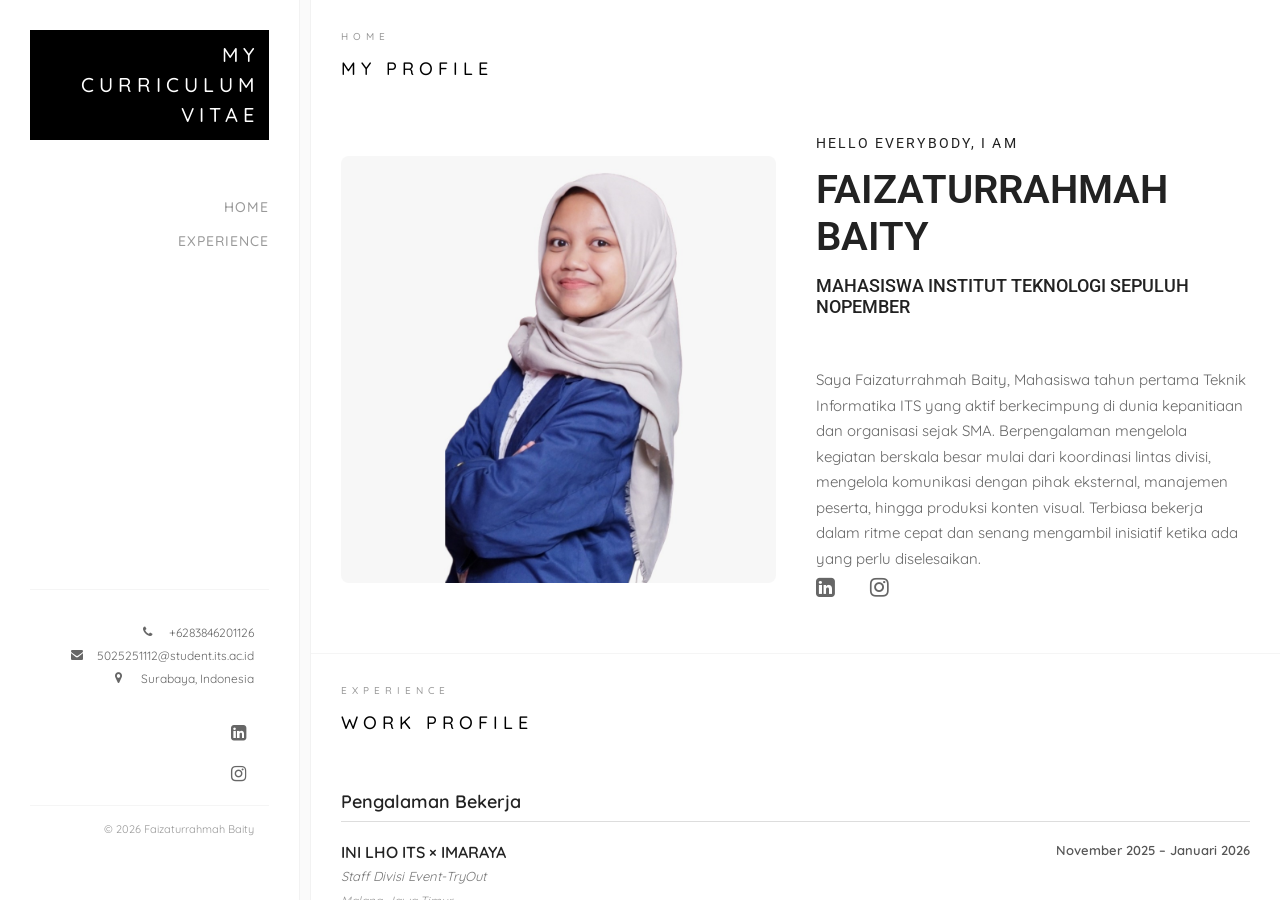
<file: faiza/index.html>
<!DOCTYPE html>
<html lang="id">
<head>
	<meta charset="UTF-8">
	<meta name="viewport" content="width=device-width, initial-scale=1.0">
	<title>Faizaturrahmah Baity - Curriculum Vitae</title>
	<link href="https://stackpath.bootstrapcdn.com/font-awesome/4.7.0/css/font-awesome.min.css" rel="stylesheet">
	<style>
@charset "utf-8";
@import url('https://fonts.googleapis.com/css?family=Quicksand:300,400,500,700');
@import url('https://fonts.googleapis.com/css?family=Roboto');

/*=============================================
CSS STRUCTURE
- Reset & Base Styles
- Typography
- Spacing Utilities
- Display & Layout
- Layout Components (Wrapper, Container, Sidebar, Main)
- Navigation
- Profile Section
- CV Sections
- Footer
- Responsive
============================================*/

/* ============================================
   RESET & BASE STYLES
============================================ */
* {
	margin: 0;
	padding: 0;
	box-sizing: border-box;
}

html {
	height: 100%;
	scroll-behavior: smooth;
}

body {
	height: 100%;
	font-family: 'Quicksand', sans-serif;
	color: rgba(0, 0, 0, 0.6);
	box-sizing: border-box;
	font-size: 14px;
	overflow: hidden;
	background: #fafafa;
}

/* ============================================
   TYPOGRAPHY
============================================ */
h1, h2, h3, h4, h5, h6 {
	color: #000;
	font-family: "Quicksand", Arial, sans-serif;
	font-weight: 400;
	margin: 0 0 30px 0;
}

label {
	padding: 0;
	margin: 0;
}

ul, li, ol {
	padding: 0;
	margin: 0;
}

li {
	list-style: none;
}

p {
	margin-bottom: 1.5em;
	line-height: 1.6;
}

a, img {
	outline: none;
	text-decoration: none;
}

a {
	color: inherit;
	-webkit-transition: 0.3s ease;
	-o-transition: 0.3s ease;
	transition: 0.3s ease;
}

input::-moz-focus-inner {
	border: 0;
}

img {
	max-width: 100%;
	height: auto;
	vertical-align: bottom;
}

input, select, textarea, button {
	font-family: 'Quicksand', sans-serif;
}

input:focus, select:focus, textarea:focus, button:focus {
	outline: 0;
}

i.material-icons {
	font-size: inherit;
	line-height: inherit;
}

/* ============================================
   TEXT UTILITIES
============================================ */
.t-title-size {
	font-size: 18px;
}

.t-bold {
	font-weight: 600;
}

.t-normal {
	font-weight: normal;
}

.t-center {
	text-align: center;
}

.t-right {
	text-align: right;
}

.sm-text {
	letter-spacing: 2.1px;
	font-weight: normal;
	color: #222222;
	font-size: 14px;
	font-family: "Roboto", sans-serif;
	text-transform: uppercase;
}

.name {
	font-size: 40px;
	text-transform: uppercase;
	margin: 15px 0px;
	color: #222222;
	font-family: "Roboto", sans-serif;
	font-weight: 600;
}

.role {
	font-size: 18px;
	font-weight: 500;
	font-family: "Roboto", sans-serif;
	text-transform: uppercase;
	margin-bottom: 20px;
	color: #222222;
}

.text {
	font-size: 15px;
	line-height: 1.7;
}

/* ============================================
   PADDING UTILITIES
============================================ */
.p-5 { padding: 5px; }
.p-10 { padding: 10px; }
.p-15 { padding: 15px; }
.p-20 { padding: 20px; }
.p-25 { padding: 25px; }
.p-30 { padding: 30px; }
.p-35 { padding: 35px; }
.p-40 { padding: 40px; }
.p-45 { padding: 45px; }
.p-50 { padding: 50px; }

.p-right5 { padding-right: 5px; }
.p-right10 { padding-right: 10px; }
.p-right15 { padding-right: 15px; }
.p-right20 { padding-right: 20px; }
.p-right25 { padding-right: 25px; }
.p-right30 { padding-right: 30px; }

.p-left5 { padding-left: 5px; }
.p-left10 { padding-left: 10px; }
.p-left15 { padding-left: 15px; }
.p-left20 { padding-left: 20px; }
.p-left25 { padding-left: 25px; }
.p-left30 { padding-left: 30px; }

/* ============================================
   MARGIN UTILITIES
============================================ */
.m-5 { margin: 5px; }
.m-10 { margin: 10px; }
.m-15 { margin: 15px; }
.m-20 { margin: 20px; }
.m-25 { margin: 25px; }
.m-30 { margin: 30px; }
.m-35 { margin: 35px; }
.m-40 { margin: 40px; }
.m-45 { margin: 45px; }
.m-50 { margin: 50px; }

/* ============================================
   DISPLAY & FLEXBOX UTILITIES
============================================ */
.d-flex {
	display: flex;
}

.d-flex-align-center {
	display: flex;
	align-items: center;
	flex-direction: row;
}

.d-flex-align-center-column {
	display: flex;
	align-items: center;
	flex-direction: column;
}

.flex-1 {
	flex: 1;
}

.flex-2 {
	flex: 2;
}

/* ============================================
   SCROLLBAR STYLING
============================================ */
::-webkit-scrollbar-track {
	-webkit-box-shadow: inset 0 0 6px rgba(0, 0, 0, 0.3);
	background-color: #F5F5F5;
}

::-webkit-scrollbar {
	width: 5px;
	height: 5px;
	background-color: #F5F5F5;
}

::-webkit-scrollbar-thumb {
	-webkit-box-shadow: inset 0 0 6px rgba(0, 0, 0, .3);
	background-color: #777;
}

/* ============================================
   LAYOUT COMPONENTS
============================================ */
.wrapper {
	width: 100%;
	height: 100%;
}

.container {
	height: 100%;
	display: flex;
	flex-direction: row;
}

.left-content {
	width: 300px;
	overflow-y: auto;
	height: 100%;
	background: #fff;
	border-right: 1px solid rgba(221, 221, 221, 0.38);
	display: flex;
	flex-direction: column;
}

.main-content {
	flex: 1;
	overflow-y: auto;
	margin-left: 10px;
	background: #fff;
	border-left: 1px solid rgba(221, 221, 221, 0.38);
}

/* ============================================
   LOGO & BRANDING
============================================ */
.logo {
	display: flex;
	justify-content: flex-end;
}

.logo a {
	color: #fff;
	text-align: right;
	background: #000;
	display: flex;
	flex-direction: column;
	padding: 10px;
	font-size: 20px;
	text-transform: uppercase;
	letter-spacing: 5px;
	line-height: 30px;
	font-weight: 500;
	cursor: pointer;
	transition: all 0.3s ease;
}

.logo a:hover {
	background: #222;
}

/* ============================================
   NAVIGATION
============================================ */
.nav {
	flex: 1;
	margin: 50px 0px;
}

.nav ul li,
.nav ul li a {
	display: flex;
	justify-content: flex-end;
}

.nav ul li a {
	padding: 8px 0px;
	text-transform: uppercase;
	color: rgba(0, 0, 0, 0.4);
	letter-spacing: 1px;
	font-weight: 500;
	position: relative;
	transition: color 0.3s ease;
}

.nav ul li a:hover {
	color: #000;
}

.nav ul li a:after {
	content: "";
	width: 0;
	height: 1px;
	background: #000;
	position: absolute;
	bottom: 5px;
	left: 0;
	right: 0;
	transform: scaleX(0);
	transform-origin: right;
	transition: transform 0.3s cubic-bezier(0.175, 0.885, 0.32, 1.275);
}

.nav ul li a:hover:after {
	transform: scaleX(1);
	transform-origin: left;
}

/* ============================================
   PROFILE SECTION
============================================ */
.section-profile {
	border-bottom: 1px solid rgba(221, 221, 221, 0.3);
	padding-bottom: 50px !important;
}

.profile-content {
	gap: 40px;
}

.profile-image {
	flex: 1;
}

.profile-image img {
	width: 100%;
	border-radius: 8px;
}

.profile-details {
	flex: 1;
	display: flex;
	flex-direction: column;
	justify-content: center;
}

.pro-details {
	margin-bottom: 30px;
}

.pr-list {
	margin: 30px 0px;
}

.pr-list ul li {
	margin-bottom: 8px;
	display: flex;
	align-items: center;
	gap: 10px;
}

.pr-list ul li i {
	width: 18px;
	color: #000;
}

/* ============================================
   SOCIAL ICONS
============================================ */
.social-icons-head ul {
	display: flex;
	gap: 15px;
}

.social-icons-head ul li a {
	padding: 5px 10px;
	font-size: 22px;
	display: flex;
	align-items: center;
	justify-content: center;
	transition: all 0.3s ease;
}

.social-icons-head ul li:nth-child(1) a {
	padding-left: 0;
}

.social-icons-head ul li a:hover {
	color: #000;
	transform: scale(1.2) translateY(-5px);
}

/* ============================================
   SECTION HEADERS
============================================ */
.sec-title {
	margin-bottom: 50px;
}

.pg-title {
	font-size: 18px;
	font-weight: 500;
	text-transform: uppercase;
	letter-spacing: 5px;
	line-height: 1.8;
	color: #000;
}

.pg-sub-title {
	margin-bottom: 10px;
	display: block;
	font-size: 10px;
	text-transform: uppercase;
	color: #999999;
	font-weight: 500;
	letter-spacing: 5px;
}

/* ============================================
   CV SECTIONS
============================================ */
.cv-section {
	margin-top: 35px;
}

.cv-section h2 {
	font-size: 18px;
	font-weight: 600;
	color: #222;
	border-bottom: 1px solid #ddd;
	padding-bottom: 8px;
	margin-bottom: 20px;
}

.experience-item {
	margin-bottom: 30px;
}

.experience-header {
	display: flex;
	justify-content: space-between;
	align-items: flex-start;
	gap: 20px;
	margin-bottom: 8px;
}

.experience-header h3 {
	font-size: 16px;
	font-weight: 600;
	margin: 0 0 5px 0;
	color: #222;
}

.experience-header span {
	font-size: 13px;
	color: #777;
	font-style: italic;
}

.experience-date {
	font-size: 13px;
	font-weight: 600;
	color: #555;
	white-space: nowrap;
	text-align: right;
}

.experience-location {
	font-size: 12px;
	color: #999;
	margin-bottom: 12px;
	font-style: italic;
}

.experience-item ul {
	margin-top: 12px;
	padding-left: 20px;
	list-style: disc;
}

.experience-item li {
	font-size: 14px;
	line-height: 1.7;
	color: #555;
	margin-bottom: 8px;
}

.simple-list {
	margin-top: 15px;
	padding-left: 20px;
}

.simple-list li {
	font-size: 14px;
	line-height: 1.8;
	color: #555;
	margin-bottom: 15px;
}

.simple-list strong {
	color: #222;
	font-weight: 600;
}

/* ============================================
   FOOTER
============================================ */
.left-footer {
	color: rgba(0, 0, 0, 0.6);
	display: flex;
	flex-direction: column;
	justify-content: flex-end;
	border-top: 1px solid rgba(221, 221, 221, 0.3);
	padding-top: 20px;
}

.foot-contact ul {
	display: flex;
	flex-direction: column;
	gap: 8px;
}

.foot-contact ul li {
	display: flex;
	justify-content: flex-end;
	align-items: center;
	gap: 10px;
	font-size: 12px;
}

.foot-contact ul li i {
	width: 16px;
}

.social-icons ul {
	display: flex;
	flex-direction: column;
	gap: 8px;
}

.social-icons ul li {
	display: flex;
	justify-content: flex-end;
}

.social-icons ul li a {
	padding: 5px 8px;
	font-size: 18px;
	transition: all 0.3s ease;
}

.social-icons ul li a:hover {
	color: #000;
	transform: scale(1.2) translateY(-3px);
}

.copy-rights {
	display: flex;
	justify-content: flex-end;
	border-top: 1px solid rgba(221, 221, 221, 0.3);
	padding-top: 15px;
	color: #999;
}

/* ============================================
   RESPONSIVE DESIGN
============================================ */
@media screen and (max-width: 768px) {
	.container {
		flex-direction: column;
	}

	.left-content {
		width: 100%;
		height: auto;
		border-right: none;
		border-bottom: 1px solid rgba(221, 221, 221, 0.38);
	}

	.main-content {
		margin-left: 0;
		border-left: none;
	}

	.profile-content {
		flex-direction: column;
		gap: 20px;
	}

	.experience-header {
		flex-direction: column;
		gap: 5px;
	}

	.experience-date {
		text-align: left;
	}

	.nav ul li,
	.nav ul li a {
		justify-content: flex-start;
	}

	.foot-contact ul,
	.social-icons ul,
	.copy-rights {
		justify-content: flex-start;
	}

	.name {
		font-size: 32px;
	}

	.role {
		font-size: 16px;
	}

	.experience-header h3 {
		font-size: 15px;
	}

	.experience-item li,
	.simple-list li {
		font-size: 13px;
	}

	.p-30 {
		padding: 20px;
	}
}

@media screen and (max-width: 480px) {
	.name {
		font-size: 28px;
	}

	.role {
		font-size: 14px;
	}

	.sm-text {
		font-size: 12px;
	}

	.pg-title {
		font-size: 16px;
		letter-spacing: 3px;
	}

	.text {
		font-size: 14px;
	}

	.experience-header h3 {
		font-size: 14px;
	}

	.cv-section h2 {
		font-size: 16px;
	}
}
	</style>
</head>
<body>
	<div class="wrapper">
		<div class="container">
			<!-- LEFT SIDEBAR -->
			<div class="left-content p-30">
				<div class="logo">
					<a href="#Home">
						<span>My</span>
						<span>Curriculum Vitae</span>
					</a>
				</div>

				<div class="nav">
					<ul>
						<li><a href="#Home">Home</a></li>
						<li><a href="#Experience">Experience</a></li>
					</ul>
				</div>

				<div class="left-footer">
					<div class="foot-contact p-15">
						<ul>
							<li><i class="fa fa-phone" aria-hidden="true"></i> +6283846201126</li>
							<li><i class="fa fa-envelope" aria-hidden="true"></i> 5025251112@student.its.ac.id</li>
							<li><i class="fa fa-map-marker" aria-hidden="true"></i> Surabaya, Indonesia</li>
						</ul>
					</div>
					<div class="social-icons p-15">
						<ul>
							<li><a href="https://www.linkedin.com/in/faizabaity/" target="_blank"><i class="fa fa-linkedin-square" aria-hidden="true"></i></a></li>
							<li><a href="https://instagram.com" target="_blank"><i class="fa fa-instagram" aria-hidden="true"></i></a></li>
						</ul>
					</div>
					<div class="copy-rights p-15">
						<p style="font-size: 11px; text-align: right;">© 2026 Faizaturrahmah Baity</p>
					</div>
				</div>
			</div>

			<!-- MAIN CONTENT -->
			<div class="main-content">
				<!-- PROFILE SECTION -->
				<section id="Home" class="section-profile p-30">
					<div class="sec-title">
						<div class="pg-sub-title">Home</div>
						<div class="pg-title">My Profile</div>
					</div>

					<div class="d-flex-align-center profile-content">
						<div class="profile-image flex-1">
							<img src="image1.jpg" alt="Faizaturrahmah Baity">
						</div>
						<div class="profile-details flex-1">
							<div class="pro-details">
								<div class="sm-text">HELLO EVERYBODY, I AM</div>
								<div class="name">Faizaturrahmah Baity</div>
								<div class="role">Mahasiswa Institut Teknologi Sepuluh Nopember</div>
							</div>

							<div class="text">
								Saya Faizaturrahmah Baity, Mahasiswa tahun pertama Teknik Informatika ITS yang aktif berkecimpung di dunia kepanitiaan dan organisasi sejak SMA. Berpengalaman mengelola kegiatan berskala besar mulai dari koordinasi lintas divisi, mengelola komunikasi dengan pihak eksternal, manajemen peserta, hingga produksi konten visual. Terbiasa bekerja dalam ritme cepat dan senang mengambil inisiatif ketika ada yang perlu diselesaikan.
							</div>

							<div class="social-icons-head">
								<ul>
									<li><a href="https://www.linkedin.com/in/faizabaity/" target="_blank"><i class="fa fa-linkedin-square" aria-hidden="true"></i></a></li>
									<li><a href="https://instagram.com" target="_blank"><i class="fa fa-instagram" aria-hidden="true"></i></a></li>
								</ul>
							</div>
						</div>
					</div>
				</section>

				<!-- EXPERIENCE SECTION -->
				<section id="Experience" class="section-experience p-30">
					<div class="sec-title">
						<div class="pg-sub-title">Experience</div>
						<div class="pg-title">Work Profile</div>
					</div>

					<!-- WORK EXPERIENCE -->
					<div class="cv-section">
						<h2>Pengalaman Bekerja</h2>

						<!-- Experience 1 -->
						<div class="experience-item">
							<div class="experience-header">
								<div>
									<h3>INI LHO ITS × IMARAYA</h3>
									<span>Staff Divisi Event-TryOut</span>
								</div>
								<div class="experience-date">November 2025 – Januari 2026</div>
							</div>
							<div class="experience-location">Malang, Jawa Timur</div>
							<ul>
								<li>Menyusun konsep kegiatan dan guidebook TOSN, membawakan sesi coaching subtes Logika yang diikuti oleh 20 peserta, dan mengelola pelaksanaan, rekap hasil, dan evaluasi kegiatan TOSN.</li>
							</ul>
						</div>

						<!-- Experience 2 -->
						<div class="experience-item">
							<div class="experience-header">
								<div>
									<h3>ITS CAMP 2026</h3>
									<span>Staff Data Center</span>
								</div>
								<div class="experience-date">Juni – Agustus 2026</div>
							</div>
							<div class="experience-location">Surabaya, Jawa Timur</div>
							<ul>
								<li>Mengelola rekapitulasi data dan kebutuhan administrasi dari 5 unit (85 peserta) ITS CAMP 2026. Dan mengelola operasional data dalam hal penugasan, distribusi data, hingga kebutuhan lainnya.</li>
							</ul>
						</div>
					</div>

					<!-- SKILLS & INTERESTS -->
					<div class="cv-section">
						<h2>Minat / Ketertarikan / Kemampuan lainnya</h2>
						<ul class="simple-list">
							<li>
								<strong>Kemampuan dalam bidang teknologi:</strong>
								Google Workspace, Microsoft Office (Excel, Word, PowerPoint), Design (Affinity, Figma), Database Management (MySQL)
							</li>
							<li>
								<strong>Kemampuan Bahasa:</strong>
								Bahasa Indonesia (fasih), Bahasa Inggris (B2-upper intermediate)
							</li>
							<li>
								<strong>Ketertarikan:</strong>
								Web Development, UI/UX, Cyber Security
							</li>
						</ul>
					</div>
				</section>
			</div>
		</div>
	</div>
</body>
</html>
</file>
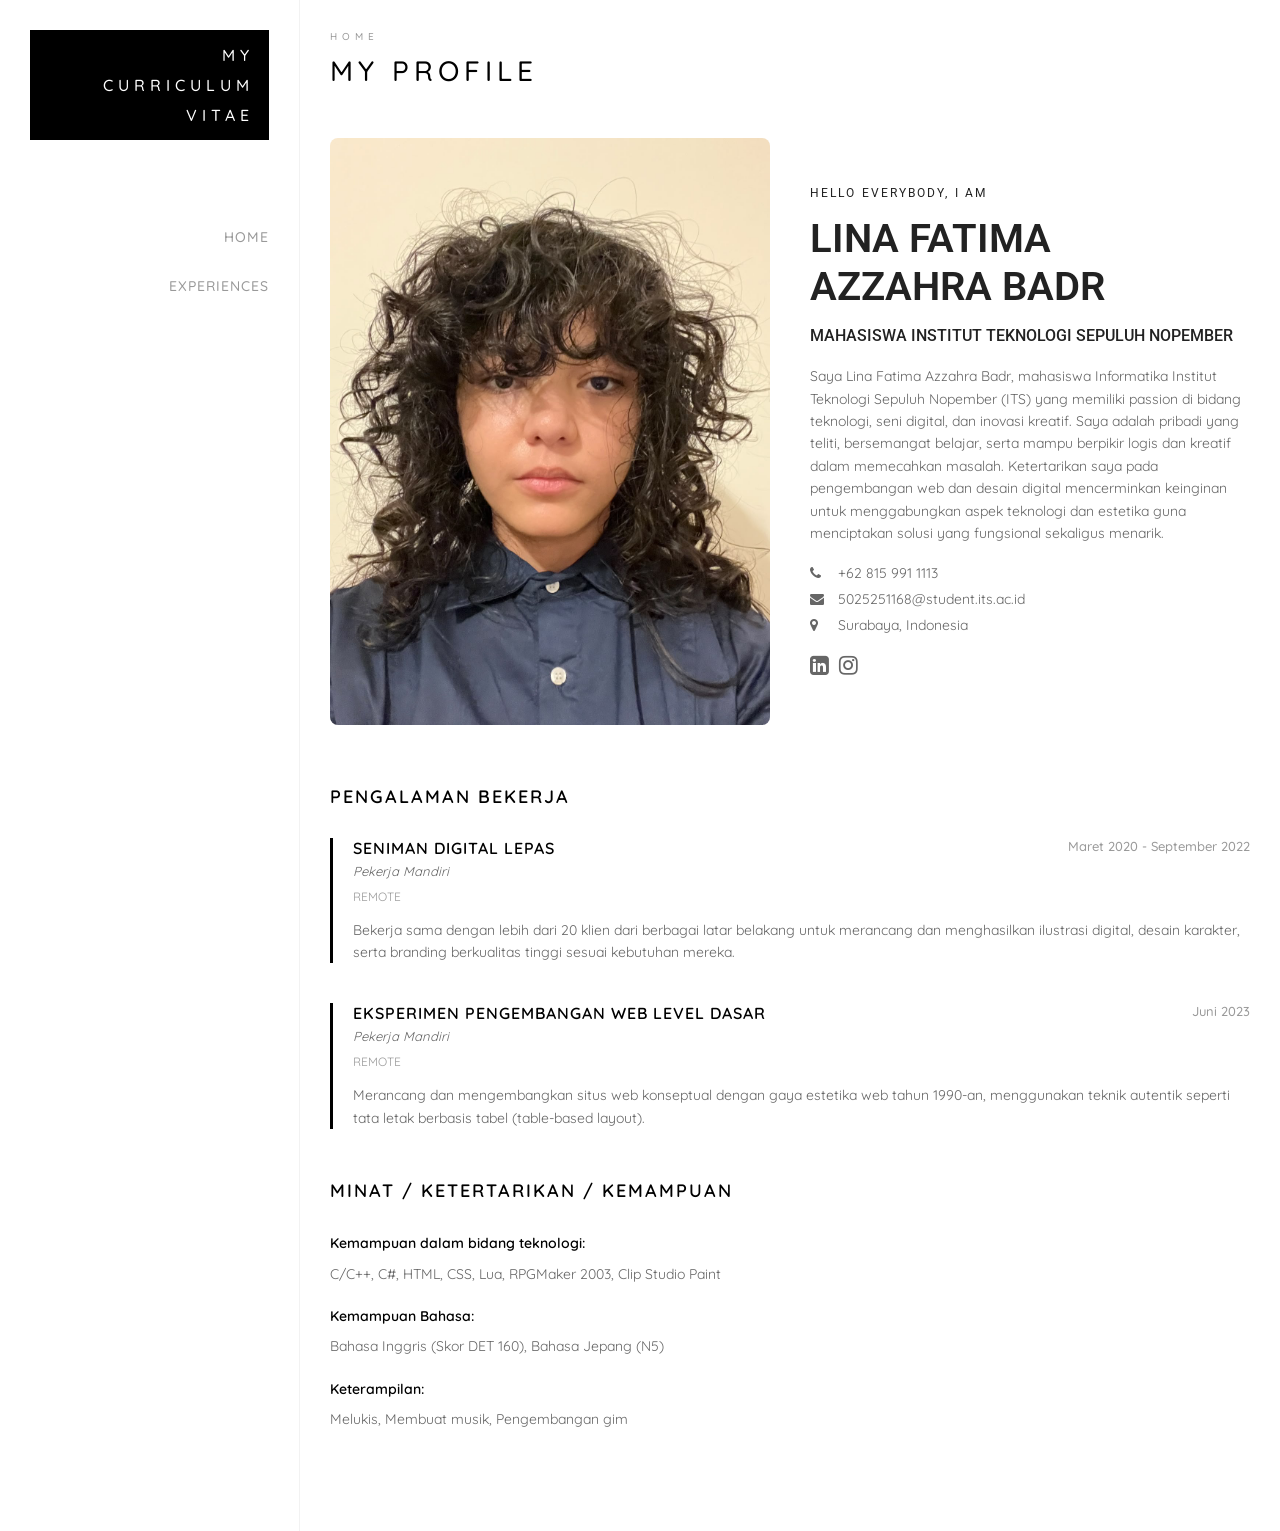
<file: app/lina/index.html>
<!DOCTYPE html>
<html lang="id">
<head>
	<meta charset="UTF-8">
	<meta name="viewport" content="width=device-width, initial-scale=1.0">
	<title>My Curriculum Vitae - Lina Fatima Azzahra Badr</title>
	<link href="https://stackpath.bootstrapcdn.com/font-awesome/4.7.0/css/font-awesome.min.css" rel="stylesheet">
	<style>
		@charset "utf-8";
		@import url("https://fonts.googleapis.com/css?family=Quicksand:300,400,500,700");
		@import url("https://fonts.googleapis.com/css?family=Roboto");

		/* ===== BASE CSS ===== */
		* {
			margin: 0;
			padding: 0;
			box-sizing: border-box;
		}

		html {
			height: 100%;
		}

		body {
			min-height: 100%;
			font-family: "Quicksand", sans-serif;
			color: rgba(0, 0, 0, 0.6);
			font-size: 14px;
			background: #fafafa;
		}

		h1, h2, h3, h4, h5, h6 {
			color: #000;
			font-family: "Quicksand", Arial, sans-serif;
			font-weight: 400;
			margin: 0 0 30px 0;
		}

		ul, li, ol {
			padding: 0;
			margin: 0;
		}

		li {
			list-style: none;
		}

		a {
			color: inherit;
			text-decoration: none;
			transition: 0.3s;
		}

		a:hover {
			color: #000;
		}

		img {
			max-width: 100%;
			height: auto;
			vertical-align: bottom;
		}

		/* ===== LAYOUT ===== */
		.wrapper {
			width: 100%;
			min-height: 100vh;
		}

		.container {
			display: flex;
			flex-direction: row;
			min-height: 100vh;
		}

		.left-content {
			width: 300px;
			background: #fff;
			border-right: 1px solid rgba(221, 221, 221, 0.38);
			padding: 30px;
			display: flex;
			flex-direction: column;
			overflow-y: auto;
		}

		.main-content {
			flex: 1;
			background: #fff;
			overflow-y: auto;
			padding: 30px;
		}

		/* ===== LOGO ===== */
		.logo {
			margin-bottom: 30px;
		}

		.logo a {
			color: #fff;
			text-align: right;
			background: #000;
			display: flex;
			flex-direction: column;
			padding: 10px 15px;
			font-size: 16px;
			text-transform: uppercase;
			letter-spacing: 5px;
			line-height: 30px;
			font-weight: 500;
		}

		.logo span {
			display: block;
		}

		/* ===== NAVIGATION ===== */
		.nav {
			margin: 50px 0;
		}

		.nav ul li {
			display: flex;
			justify-content: flex-end;
			margin-bottom: 15px;
		}

		.nav ul li a {
			padding: 8px 0;
			text-transform: uppercase;
			color: rgba(0, 0, 0, 0.4);
			letter-spacing: 1px;
			font-weight: 500;
			position: relative;
		}

		.nav ul li a::after {
			content: "";
			width: 0;
			height: 1px;
			background: #000;
			position: absolute;
			bottom: 5px;
			left: 0;
			right: 0;
			transform: scaleX(0);
			transition: all 0.3s cubic-bezier(0.175, 0.885, 0.32, 1.275);
		}

		.nav ul li a:hover {
			color: #000;
		}

		.nav ul li a:hover::after {
			width: 100%;
			transform: scaleX(1);
		}

		/* ===== PROFILE SECTION ===== */
		.profile-container {
			display: flex;
			align-items: center;
			gap: 40px;
			margin-bottom: 60px;
		}

		.user-img {
			flex: 1;
		}

		.user-img img {
			width: 100%;
			border-radius: 8px;
		}

		.user-profile {
			flex: 1;
		}

		.sm-text {
			letter-spacing: 2.1px;
			font-weight: normal;
			color: #222;
			font-size: 12px;
			font-family: "Roboto", sans-serif;
			text-transform: uppercase;
			margin-bottom: 10px;
		}

		.name {
			font-size: 40px;
			text-transform: uppercase;
			margin: 15px 0;
			color: #222;
			font-family: "Roboto", sans-serif;
			font-weight: 600;
			line-height: 1.2;
		}

		.role {
			font-size: 16px;
			font-weight: 500;
			font-family: "Roboto", sans-serif;
			text-transform: uppercase;
			margin-bottom: 20px;
			color: #222;
		}

		.profile-text {
			font-size: 14px;
			line-height: 1.6;
			margin-bottom: 20px;
		}

		.pr-list ul {
			margin: 20px 0;
		}

		.pr-list ul li {
			margin-bottom: 8px;
			display: flex;
			align-items: center;
			gap: 10px;
		}

		.pr-list ul li i {
			width: 18px;
			color: #666;
		}

		.social-icons-head {
			margin-top: 20px;
		}

		.social-icons-head ul {
			display: flex;
			gap: 10px;
		}

		.social-icons-head ul li a {
			display: flex;
			align-items: center;
			justify-content: center;
			font-size: 22px;
			transition: all 0.3s;
		}

		.social-icons-head ul li a:hover {
			color: #000;
			transform: scale(1.2) translateY(-5px);
		}

		/* ===== SECTIONS ===== */
		.section-title {
			margin-bottom: 50px;
		}

		.pg-sub-title {
			font-size: 10px;
			text-transform: uppercase;
			color: #999;
			font-weight: 500;
			letter-spacing: 5px;
			margin-bottom: 10px;
		}

		.pg-title {
			font-size: 28px;
			font-weight: 500;
			text-transform: uppercase;
			letter-spacing: 5px;
			color: #000;
		}

		.cv-section {
			margin-bottom: 50px;
		}

		.cv-section h2 {
			font-size: 18px;
			font-weight: 600;
			text-transform: uppercase;
			margin-bottom: 30px;
			color: #000;
			letter-spacing: 2px;
		}

		/* ===== EXPERIENCE ITEMS ===== */
		.experience-item {
			margin-bottom: 40px;
			border-left: 3px solid #000;
			padding-left: 20px;
		}

		.experience-header {
			display: flex;
			justify-content: space-between;
			align-items: flex-start;
			margin-bottom: 10px;
		}

		.experience-header h3 {
			font-size: 16px;
			font-weight: 600;
			text-transform: uppercase;
			color: #000;
			margin: 0;
			letter-spacing: 1px;
		}

		.experience-header span {
			font-size: 13px;
			color: #666;
			font-style: italic;
			display: block;
			margin-top: 5px;
		}

		.experience-date {
			font-size: 13px;
			color: #999;
			text-align: right;
			font-weight: 500;
		}

		.experience-location {
			font-size: 12px;
			color: #999;
			margin-bottom: 15px;
			text-transform: uppercase;
		}

		.experience-item ul li {
			margin-bottom: 12px;
			line-height: 1.6;
		}

		/* ===== SKILLS ===== */
		.simple-list {
			display: flex;
			flex-direction: column;
		}

		.simple-list li {
			margin-bottom: 20px;
			line-height: 1.6;
		}

		.simple-list strong {
			display: block;
			margin-bottom: 8px;
			color: #000;
			font-weight: 600;
		}

		/* ===== RESPONSIVE ===== */
		@media (max-width: 768px) {
			.container {
				flex-direction: column;
			}

			.left-content {
				width: 100%;
				border-right: none;
				border-bottom: 1px solid rgba(221, 221, 221, 0.38);
			}

			.profile-container {
				flex-direction: column;
				gap: 30px;
			}

			.user-img {
				max-width: 300px;
			}

			.name {
				font-size: 32px;
			}

			.experience-header {
				flex-direction: column;
				gap: 10px;
			}

			.experience-date {
				text-align: left;
			}

			.nav ul li {
				justify-content: flex-start;
			}

			.logo a {
				text-align: left;
			}
		}
	</style>
</head>
<body>
	<div class="wrapper">
		<div class="container">
			<!-- LEFT SIDEBAR -->
			<div class="left-content">
				<div class="logo">
					<a href="#home">
						<span>My</span>
						<span>Curriculum Vitae</span>
					</a>
				</div>

				<nav class="nav">
					<ul>
						<li><a href="#home">Home</a></li>
						<li><a href="#experience">Experiences</a></li>
					</ul>
				</nav>
			</div>

			<!-- MAIN CONTENT -->
			<div class="main-content">
				<!-- HOME SECTION -->
				<div id="home" class="section-title">
					<div class="pg-sub-title">Home</div>
					<div class="pg-title">My Profile</div>
				</div>

				<div class="profile-container">
					<div class="user-img">
						<img src="photo.jpeg" alt="Lina Fatima Azzahra Badr">
					</div>
					<div class="user-profile">
						<div class="sm-text">Hello Everybody, I am</div>
						<div class="name">Lina Fatima<br>Azzahra Badr</div>
						<div class="role">Mahasiswa Institut Teknologi Sepuluh Nopember</div>
						
						<p class="profile-text">
							Saya Lina Fatima Azzahra Badr, mahasiswa Informatika Institut Teknologi Sepuluh Nopember (ITS) yang memiliki passion di bidang teknologi, seni digital, dan inovasi kreatif. Saya adalah pribadi yang teliti, bersemangat belajar, serta mampu berpikir logis dan kreatif dalam memecahkan masalah. Ketertarikan saya pada pengembangan web dan desain digital mencerminkan keinginan untuk menggabungkan aspek teknologi dan estetika guna menciptakan solusi yang fungsional sekaligus menarik.
						</p>

						<div class="pr-list">
							<ul>
								<li>
									<i class="fa fa-phone" aria-hidden="true"></i>
									<span>+62 815 991 1113</span>
								</li>
								<li>
									<i class="fa fa-envelope" aria-hidden="true"></i>
									<span>5025251168@student.its.ac.id</span>
								</li>
								<li>
									<i class="fa fa-map-marker" aria-hidden="true"></i>
									<span>Surabaya, Indonesia</span>
								</li>
							</ul>
						</div>

						<div class="social-icons-head">
							<ul>
								<li>
									<a href="https://www.linkedin.com/in/lina-fatima-azzahra-badr-44b95b378/" title="LinkedIn">
										<i class="fa fa-linkedin-square"></i>
									</a>
								</li>
								<li>
									<a href="https://instagram.com" title="Instagram">
										<i class="fa fa-instagram"></i>
									</a>
								</li>
							</ul>
						</div>
					</div>
				</div>

				<!-- EXPERIENCE SECTION -->
				<div id="experience" class="cv-section">
					<h2>Pengalaman Bekerja</h2>

					<div class="experience-item">
						<div class="experience-header">
							<div>
								<h3>Seniman Digital Lepas</h3>
								<span>Pekerja Mandiri</span>
							</div>
							<div class="experience-date">Maret 2020 - September 2022</div>
						</div>
						<div class="experience-location">Remote</div>
						<ul>
							<li>Bekerja sama dengan lebih dari 20 klien dari berbagai latar belakang untuk merancang dan menghasilkan ilustrasi digital, desain karakter, serta branding berkualitas tinggi sesuai kebutuhan mereka.</li>
						</ul>
					</div>

					<div class="experience-item">
						<div class="experience-header">
							<div>
								<h3>Eksperimen Pengembangan Web Level Dasar</h3>
								<span>Pekerja Mandiri</span>
							</div>
							<div class="experience-date">Juni 2023</div>
						</div>
						<div class="experience-location">Remote</div>
						<ul>
							<li>Merancang dan mengembangkan situs web konseptual dengan gaya estetika web tahun 1990-an, menggunakan teknik autentik seperti tata letak berbasis tabel (table-based layout).</li>
						</ul>
					</div>
				</div>

				<!-- SKILLS SECTION -->
				<div class="cv-section">
					<h2>Minat / Ketertarikan / Kemampuan</h2>

					<ul class="simple-list">
						<li>
							<strong>Kemampuan dalam bidang teknologi:</strong>
							C/C++, C#, HTML, CSS, Lua, RPGMaker 2003, Clip Studio Paint
						</li>
						<li>
							<strong>Kemampuan Bahasa:</strong>
							Bahasa Inggris (Skor DET 160), Bahasa Jepang (N5)
						</li>
						<li>
							<strong>Keterampilan:</strong>
							Melukis, Membuat musik, Pengembangan gim
						</li>
					</ul>
				</div>
			</div>
		</div>
	</div>
</body>
</html>
</file>
